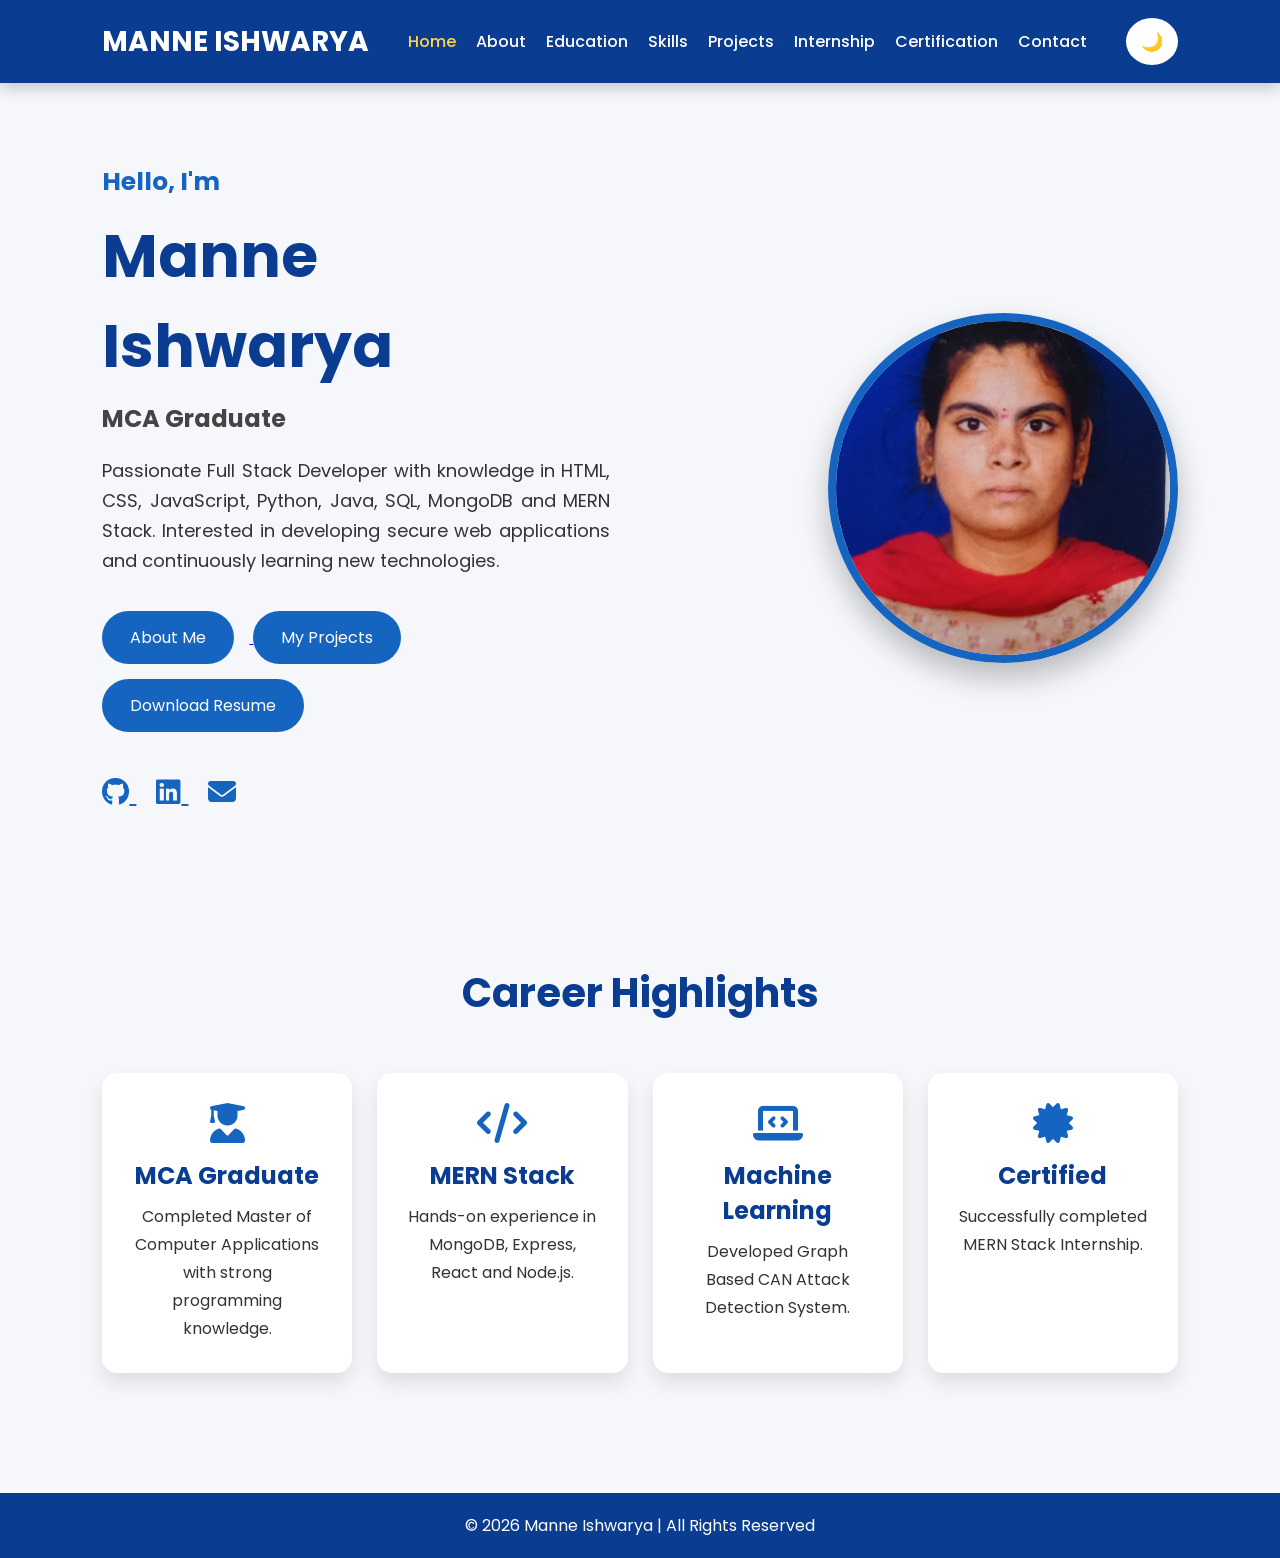
<file: index.html>
<!DOCTYPE html>
<html lang="en">

<head>

<meta charset="UTF-8">
<meta name="viewport" content="width=device-width, initial-scale=1.0">

<title>Manne Ishwarya | Portfolio</title>

<link rel="stylesheet" href="style.css">

<link href="https://fonts.googleapis.com/css2?family=Poppins:wght@300;400;500;600;700&display=swap" rel="stylesheet">

<link rel="stylesheet"
href="https://cdnjs.cloudflare.com/ajax/libs/font-awesome/6.5.1/css/all.min.css">

</head>

<body>

<!-- ================= HEADER ================= -->

<header>

<div class="logo">

<h2>MANNE ISHWARYA</h2>

</div>

<nav>

<a href="index.html" class="active">Home</a>

<a href="about.html">About</a>

<a href="education.html">Education</a>

<a href="skills.html">Skills</a>

<a href="projects.html">Projects</a>

<a href="internship.html">Internship</a>

<a href="certification.html">Certification</a>

<a href="contact.html">Contact</a>

</nav>

<button class="dark-btn" onclick="darkMode()">
🌙
</button>

</header>

<!-- ================= HERO ================= -->

<section class="hero">

<div class="hero-text">

<h3>Hello, I'm</h3>

<h1>Manne Ishwarya</h1>

<h2>MCA Graduate</h2>

<p>

Passionate Full Stack Developer with knowledge in HTML,
CSS, JavaScript, Python, Java, SQL,
MongoDB and MERN Stack.
Interested in developing secure web applications
and continuously learning new technologies.

</p>

<div class="hero-buttons">

<a href="about.html">

<button>

About Me

</button>

</a>

<a href="projects.html">

<button>

My Projects

</button>

</a>

<a href="images/Ishwarya_Resume.pdf" download>

<button>

Download Resume

</button>

</a>

</div>

<div class="social">

<a href="#">
<i class="fab fa-github"></i>
</a>

<a href="#">
<i class="fab fa-linkedin"></i>
</a>

<a href="mailto:yourmail@gmail.com">
<i class="fas fa-envelope"></i>
</a>

</div>

</div>

<div class="hero-image">

<img src="images/profile.jpg" alt="Profile">

</div>

</section>

<!-- ================= HIGHLIGHTS ================= -->

<section class="highlights">

<h1>Career Highlights</h1>

<div class="cards">

<div class="card">

<i class="fas fa-user-graduate"></i>

<h2>MCA Graduate</h2>

<p>

Completed Master of Computer Applications with strong programming knowledge.

</p>

</div>

<div class="card">

<i class="fas fa-code"></i>

<h2>MERN Stack</h2>

<p>

Hands-on experience in MongoDB, Express, React and Node.js.

</p>

</div>

<div class="card">

<i class="fas fa-laptop-code"></i>

<h2>Machine Learning</h2>

<p>

Developed Graph Based CAN Attack Detection System.

</p>

</div>

<div class="card">

<i class="fas fa-certificate"></i>

<h2>Certified</h2>

<p>

Successfully completed MERN Stack Internship.

</p>

</div>

</div>

</section>

<!-- ================= FOOTER ================= -->

<footer>

<p>

© 2026 Manne Ishwarya | All Rights Reserved

</p>

</footer>

<button id="topBtn" onclick="topFunction()">

⬆

</button>

<script src="script.js"></script>

</body>

</html>
</file>
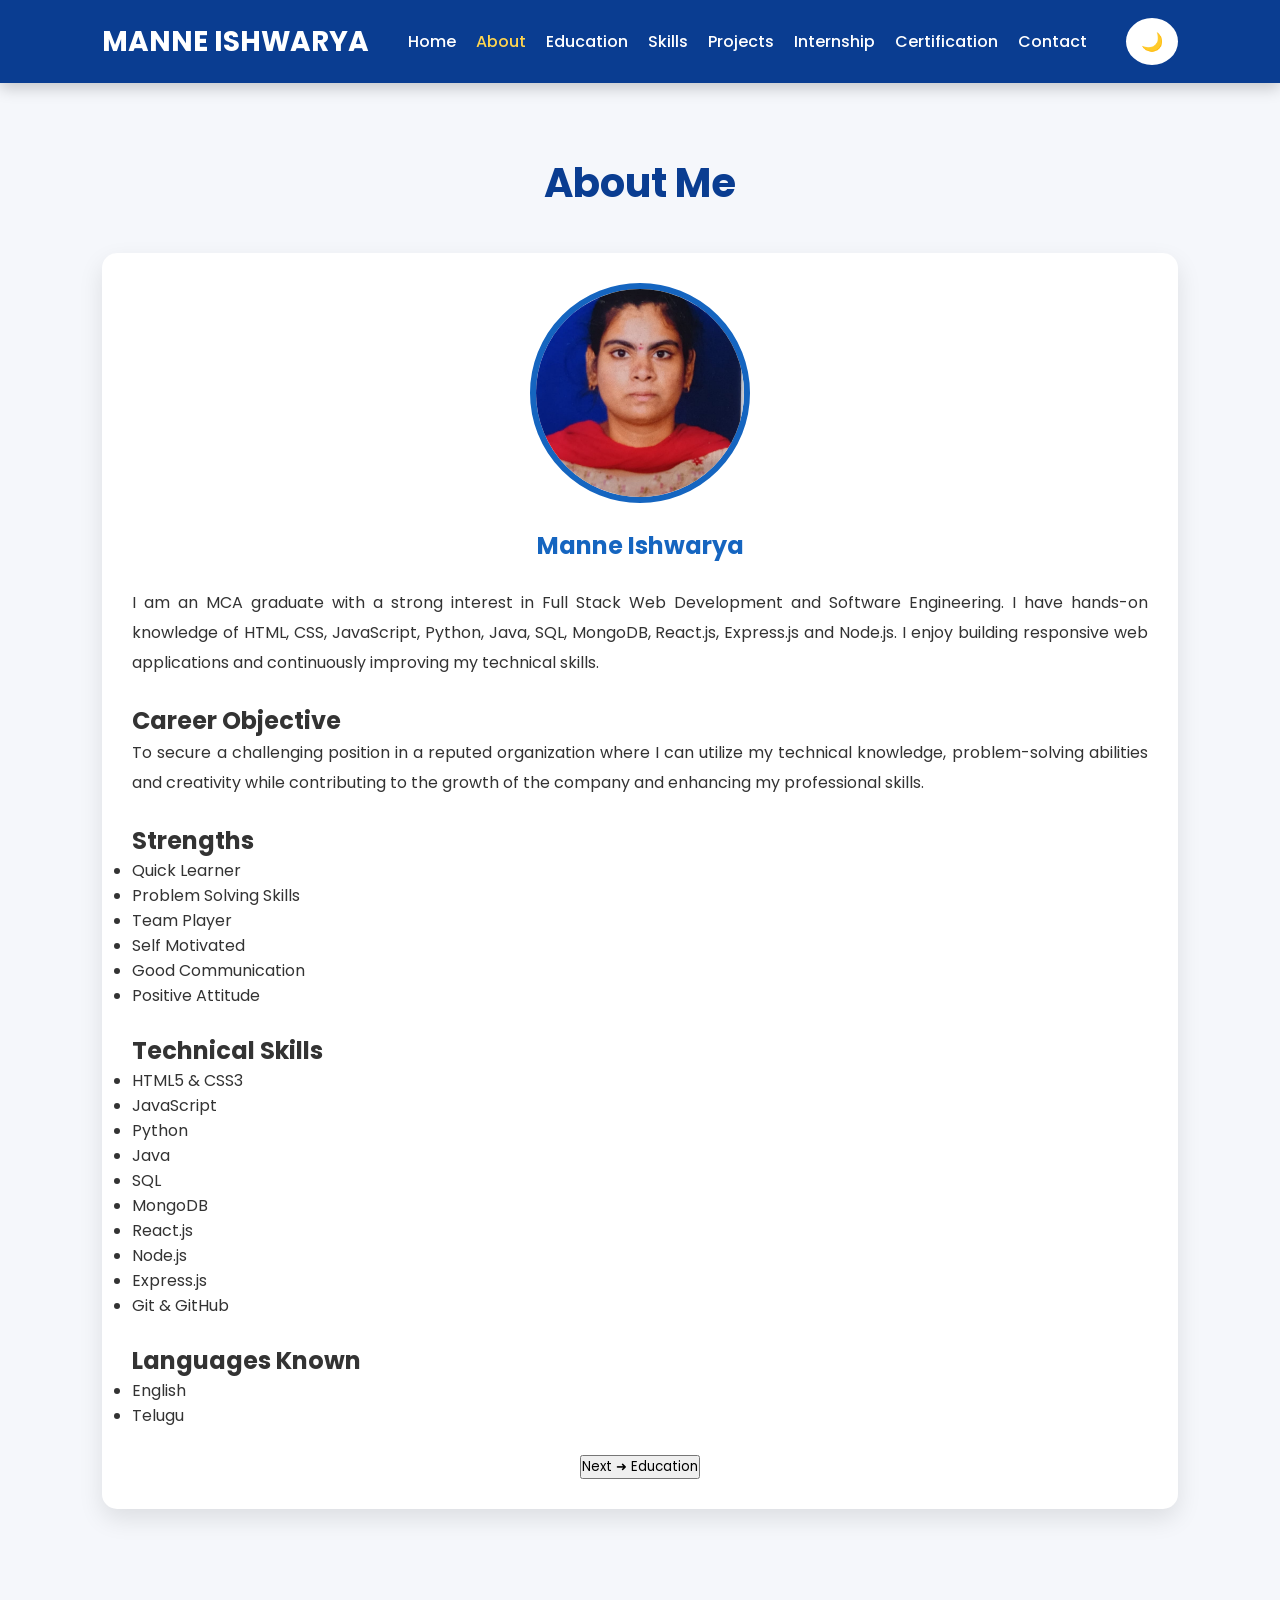
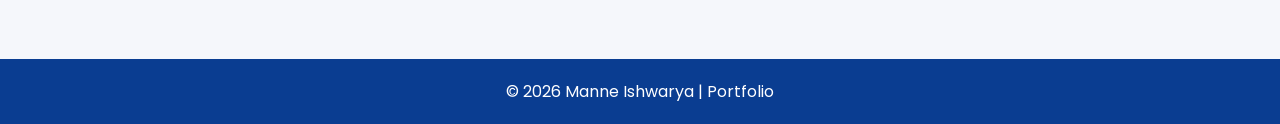
<file: about.html>
<!DOCTYPE html>
<html lang="en">

<head>

<meta charset="UTF-8">
<meta name="viewport" content="width=device-width, initial-scale=1.0">

<title>About | Manne Ishwarya</title>

<link rel="stylesheet" href="style.css">

<link href="https://fonts.googleapis.com/css2?family=Poppins:wght@300;400;500;600;700&display=swap" rel="stylesheet">

</head>

<body>

<header>

<div class="logo">
<h2>MANNE ISHWARYA</h2>
</div>

<nav>

<a href="index.html">Home</a>

<a href="about.html" class="active">About</a>

<a href="education.html">Education</a>

<a href="skills.html">Skills</a>

<a href="projects.html">Projects</a>

<a href="internship.html">Internship</a>

<a href="certification.html">Certification</a>

<a href="contact.html">Contact</a>

</nav>

<button class="dark-btn" onclick="darkMode()">🌙</button>

</header>

<section class="about">

<h1>About Me</h1>

<div class="about-content">

<img src="images/profile.jpg" alt="Profile"
style="width:220px;height:220px;border-radius:50%;display:block;margin:auto;border:6px solid #1565c0;object-fit:cover;">

<br>

<h2 style="text-align:center;color:#1565c0;">
Manne Ishwarya
</h2>

<br>

<p>

I am an MCA graduate with a strong interest in Full Stack Web Development and Software Engineering.
I have hands-on knowledge of HTML, CSS, JavaScript, Python, Java, SQL, MongoDB, React.js, Express.js and Node.js.
I enjoy building responsive web applications and continuously improving my technical skills.

</p>

<br>

<h2>Career Objective</h2>

<p>

To secure a challenging position in a reputed organization where I can utilize my technical knowledge,
problem-solving abilities and creativity while contributing to the growth of the company and enhancing my professional skills.

</p>

<br>

<h2>Strengths</h2>

<ul>

<li>Quick Learner</li>

<li>Problem Solving Skills</li>

<li>Team Player</li>

<li>Self Motivated</li>

<li>Good Communication</li>

<li>Positive Attitude</li>

</ul>

<br>

<h2>Technical Skills</h2>

<ul>

<li>HTML5 & CSS3</li>

<li>JavaScript</li>

<li>Python</li>

<li>Java</li>

<li>SQL</li>

<li>MongoDB</li>

<li>React.js</li>

<li>Node.js</li>

<li>Express.js</li>

<li>Git & GitHub</li>

</ul>

<br>

<h2>Languages Known</h2>

<ul>

<li>English</li>

<li>Telugu</li>

</ul>

<br>

<div style="text-align:center;">

<a href="education.html">

<button>

Next ➜ Education

</button>

</a>

</div>

</div>

</section>

<footer>

<p>

© 2026 Manne Ishwarya | Portfolio

</p>

</footer>

<button id="topBtn" onclick="topFunction()">⬆</button>

<script src="script.js"></script>

</body>

</html>
</file>
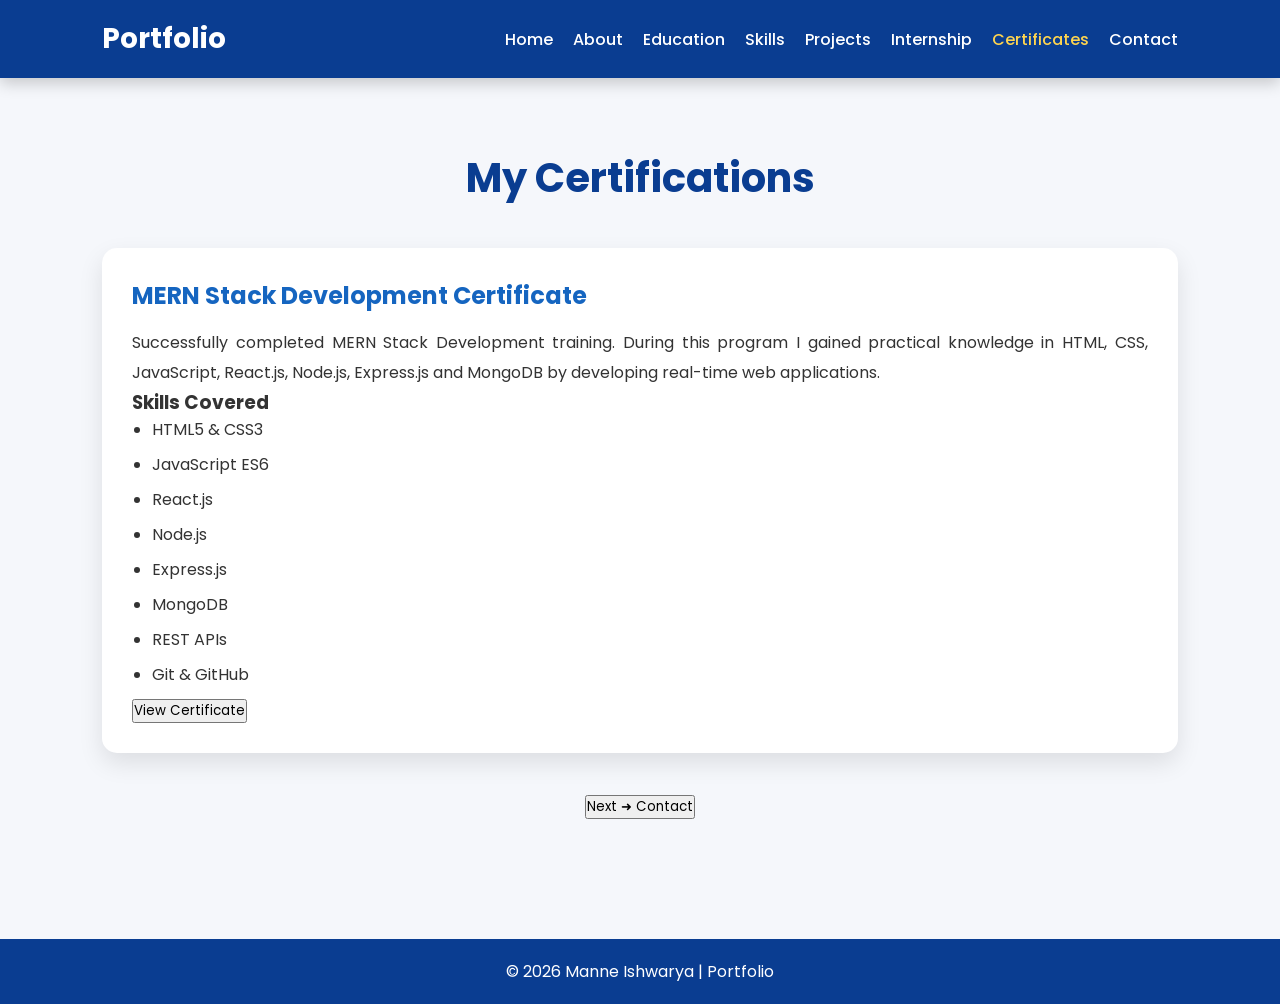
<file: certification.html>
<!DOCTYPE html>
<html lang="en">
<head>
<meta charset="UTF-8">
<meta name="viewport" content="width=device-width, initial-scale=1.0">
<title>Certifications | Manne Ishwarya</title>

<link rel="stylesheet" href="style.css">

</head>

<body>

<header>

<div class="logo">
<h2>Portfolio</h2>
</div>

<nav>

<a href="index.html">Home</a>
<a href="about.html">About</a>
<a href="education.html">Education</a>
<a href="skills.html">Skills</a>
<a href="projects.html">Projects</a>
<a href="internship.html">Internship</a>
<a href="certification.html" class="active">Certificates</a>
<a href="contact.html">Contact</a>

</nav>

</header>

<section class="certification">

<h1>My Certifications</h1>

<div class="project-card">

<h2>MERN Stack Development Certificate</h2>
<p>
Successfully completed MERN Stack Development training.
During this program I gained practical knowledge in
HTML, CSS, JavaScript, React.js, Node.js, Express.js
and MongoDB by developing real-time web applications.
</p>

<h3>Skills Covered</h3>

<ul>

<li>HTML5 & CSS3</li>
<li>JavaScript ES6</li>
<li>React.js</li>
<li>Node.js</li>
<li>Express.js</li>
<li>MongoDB</li>
<li>REST APIs</li>
<li>Git & GitHub</li>

</ul>

<div class="project-buttons">

<a href="images/merncertificate.jpg" target="_blank">
<button>View Certificate</button>
</a>

</div>

</div>

<div style="text-align:center;margin-top:40px;">

<a href="contact.html">
<button>Next ➜ Contact</button>
</a>

</div>

</section>

<footer>

<p>© 2026 Manne Ishwarya | Portfolio</p>

</footer>

<script src="script.js"></script>

</body>
</html>
</file>
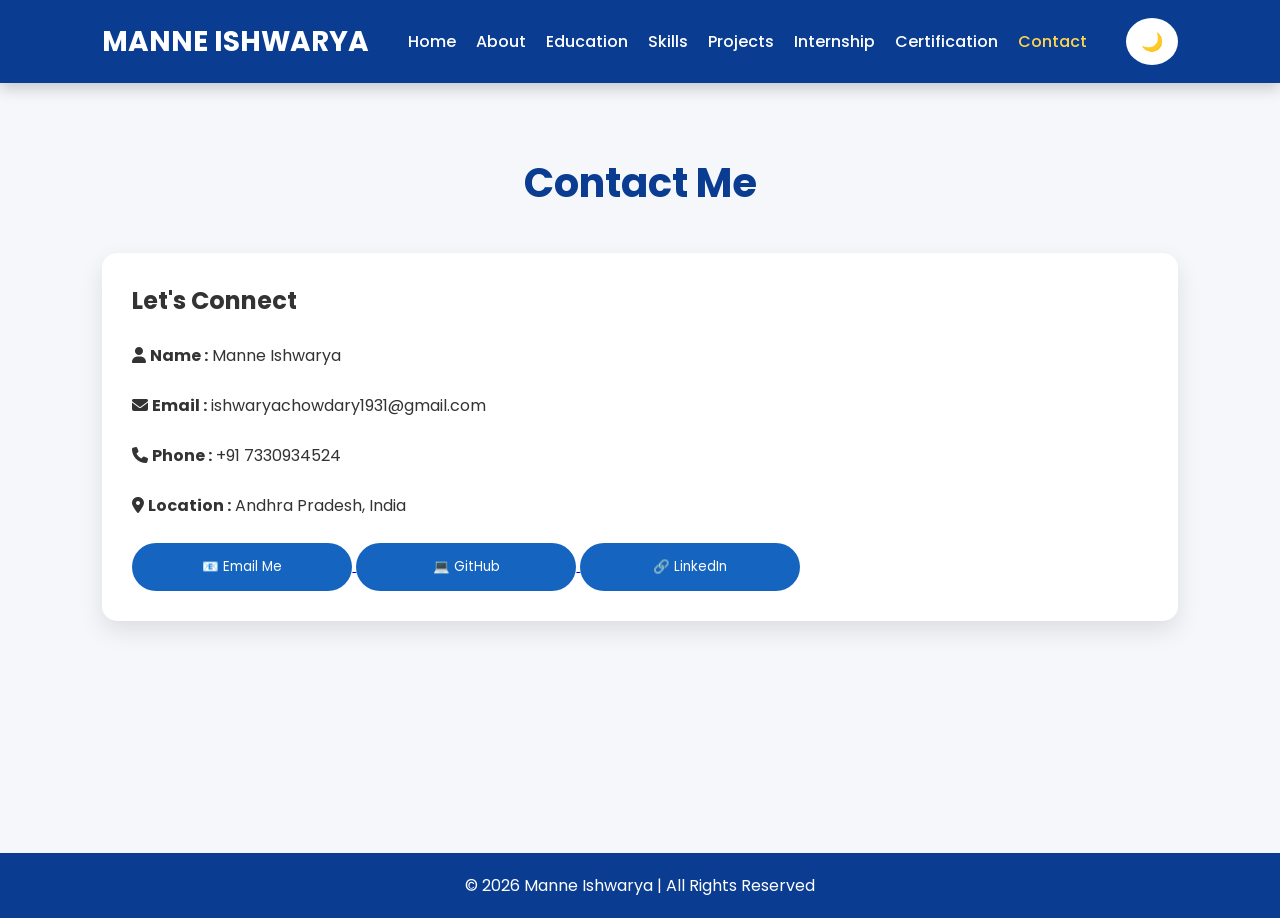
<file: contact.html>
<!DOCTYPE html>
<html lang="en">

<head>

<meta charset="UTF-8">
<meta name="viewport" content="width=device-width, initial-scale=1.0">

<title>Contact | Manne Ishwarya</title>

<link rel="stylesheet" href="style.css">

<link rel="stylesheet"
href="https://cdnjs.cloudflare.com/ajax/libs/font-awesome/6.5.1/css/all.min.css">

</head>

<body>

<header>

<div class="logo">
<h2>MANNE ISHWARYA</h2>
</div>

<nav>

<a href="index.html">Home</a>
<a href="about.html">About</a>
<a href="education.html">Education</a>
<a href="skills.html">Skills</a>
<a href="projects.html">Projects</a>
<a href="internship.html">Internship</a>
<a href="certification.html">Certification</a>
<a href="contact.html" class="active">Contact</a>

</nav>

<button class="dark-btn" onclick="darkMode()">🌙</button>

</header>

<section class="contact">

<h1>Contact Me</h1>

<div class="contact-box">

<h2>Let's Connect</h2>

<br>

<p>
<i class="fas fa-user"></i>
<strong>Name :</strong>
Manne Ishwarya
</p>

<br>

<p>
<i class="fas fa-envelope"></i>
<strong>Email :</strong>
ishwaryachowdary1931@gmail.com
</p>

<br>

<p>
<i class="fas fa-phone"></i>
<strong>Phone :</strong>
+91 7330934524
</p>

<br>

<p>
<i class="fas fa-map-marker-alt"></i>
<strong>Location :</strong>
Andhra Pradesh, India
</p>

<br>

<div class="project-buttons">

<a href=" mailto: ishwaryachowdary1931@gmail.com">

<button>
📧 Email Me
</button>

</a>

<a href="https://github.com/ishwaryachowdary"
target="_blank">

<button>
💻 GitHub
</button>

</a>

<a href="https://www.linkedin.com/in/manne-ishwarya-003997419?utm_source=share_via&utm_content=profile&utm_medium=member_android"
target="_blank">

<button>
🔗 LinkedIn
</button>

</a>

</div>

</div>

</section>

<footer>

<p>

© 2026 Manne Ishwarya | All Rights Reserved

</p>

</footer>

<button id="topBtn" onclick="topFunction()">
⬆
</button>

<script src="script.js"></script>

</body>
</html>
</file>
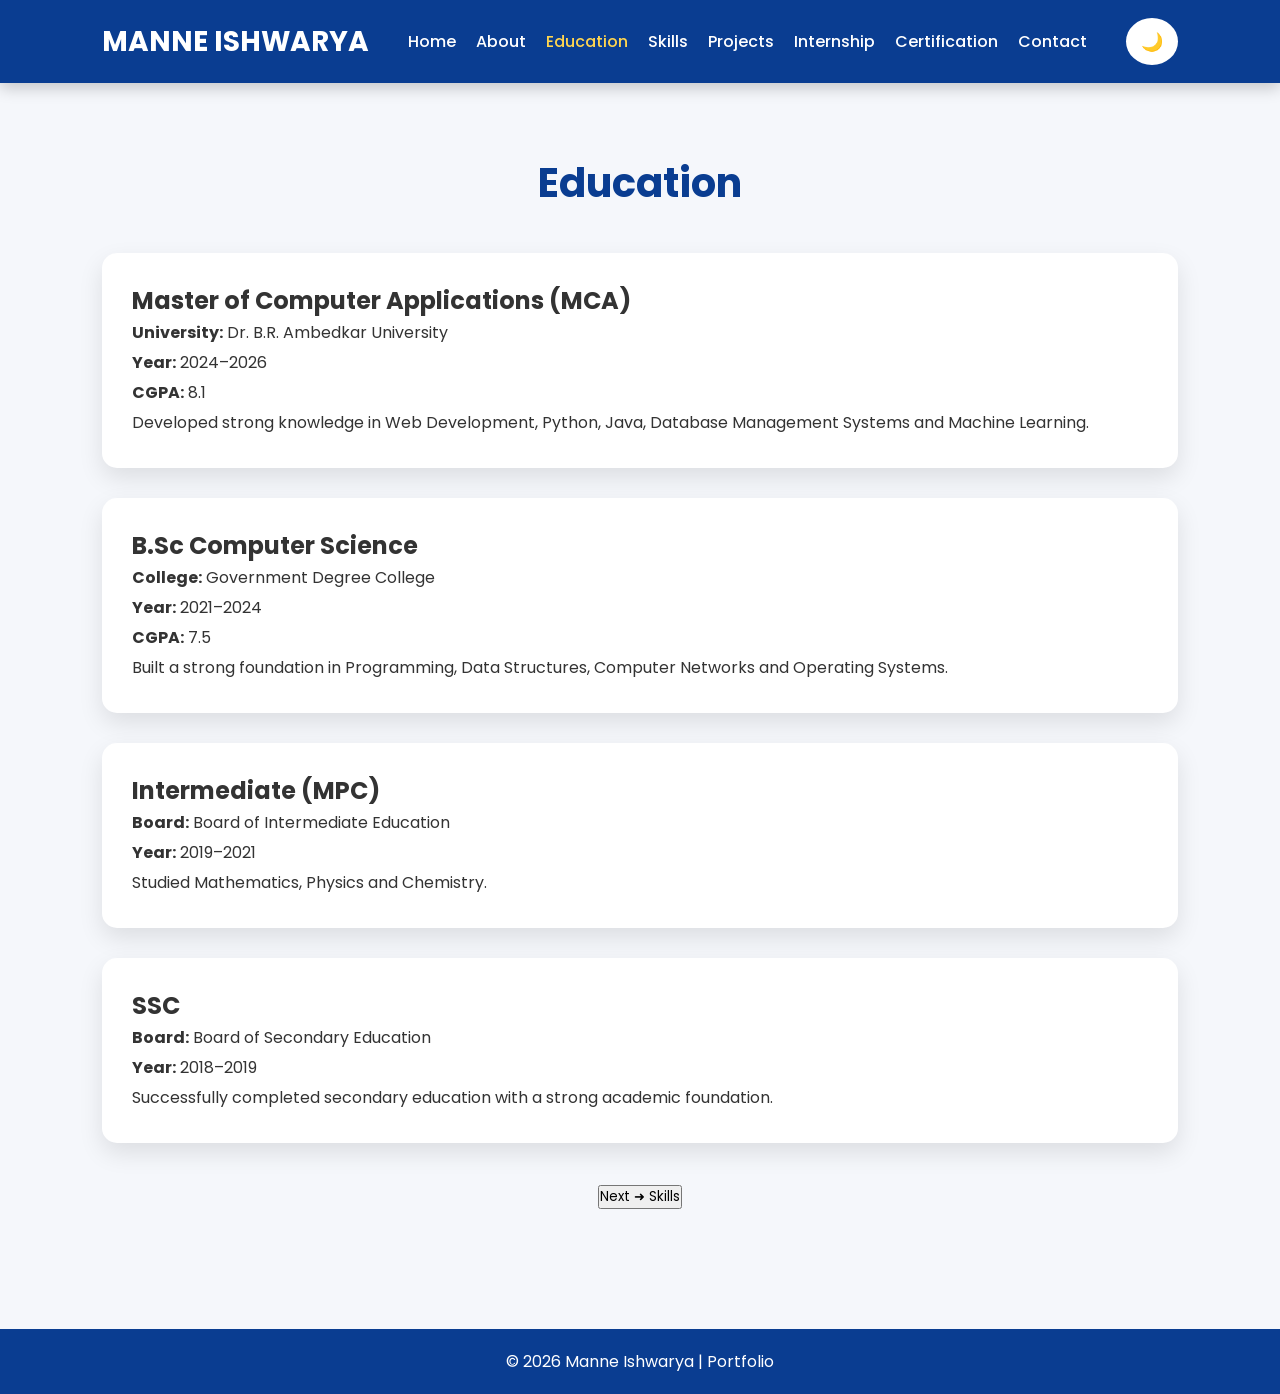
<file: education.html>
<!DOCTYPE html>
<html lang="en">

<head>

<meta charset="UTF-8">
<meta name="viewport" content="width=device-width, initial-scale=1.0">

<title>Education | Manne Ishwarya</title>

<link rel="stylesheet" href="style.css">

<link href="https://fonts.googleapis.com/css2?family=Poppins:wght@300;400;500;600;700&display=swap" rel="stylesheet">

</head>

<body>

<header>

<div class="logo">
<h2>MANNE ISHWARYA</h2>
</div>

<nav>

<a href="index.html">Home</a>
<a href="about.html">About</a>
<a href="education.html" class="active">Education</a>
<a href="skills.html">Skills</a>
<a href="projects.html">Projects</a>
<a href="internship.html">Internship</a>
<a href="certification.html">Certification</a>
<a href="contact.html">Contact</a>

</nav>

<button class="dark-btn" onclick="darkMode()">🌙</button>

</header>

<section class="education">

<h1>Education</h1>

<div class="edu-card">

<h2>Master of Computer Applications (MCA)</h2>

<p><strong>University:</strong> Dr. B.R. Ambedkar University</p>

<p><strong>Year:</strong> 2024–2026</p>

<p><strong>CGPA:</strong> 8.1</p>

<p>
Developed strong knowledge in Web Development, Python,
Java, Database Management Systems and Machine Learning.
</p>

</div>

<div class="edu-card">

<h2>B.Sc Computer Science</h2>

<p><strong>College:</strong> Government Degree College</p>

<p><strong>Year:</strong> 2021–2024</p>

<p><strong>CGPA:</strong> 7.5</p>

<p>
Built a strong foundation in Programming,
Data Structures, Computer Networks and Operating Systems.
</p>

</div>

<div class="edu-card">

<h2>Intermediate (MPC)</h2>

<p><strong>Board:</strong> Board of Intermediate Education</p>

<p><strong>Year:</strong> 2019–2021</p>

<p>
Studied Mathematics, Physics and Chemistry.
</p>

</div>

<div class="edu-card">

<h2>SSC</h2>

<p><strong>Board:</strong> Board of Secondary Education</p>

<p><strong>Year:</strong> 2018–2019</p>

<p>
Successfully completed secondary education with a strong academic foundation.
</p>

</div>

<div style="text-align:center;margin-top:40px;">

<a href="skills.html">

<button>

Next ➜ Skills

</button>

</a>

</div>

</section>

<footer>

<p>

© 2026 Manne Ishwarya | Portfolio

</p>

</footer>

<button id="topBtn" onclick="topFunction()">⬆</button>

<script src="script.js"></script>

</body>

</html>
</file>
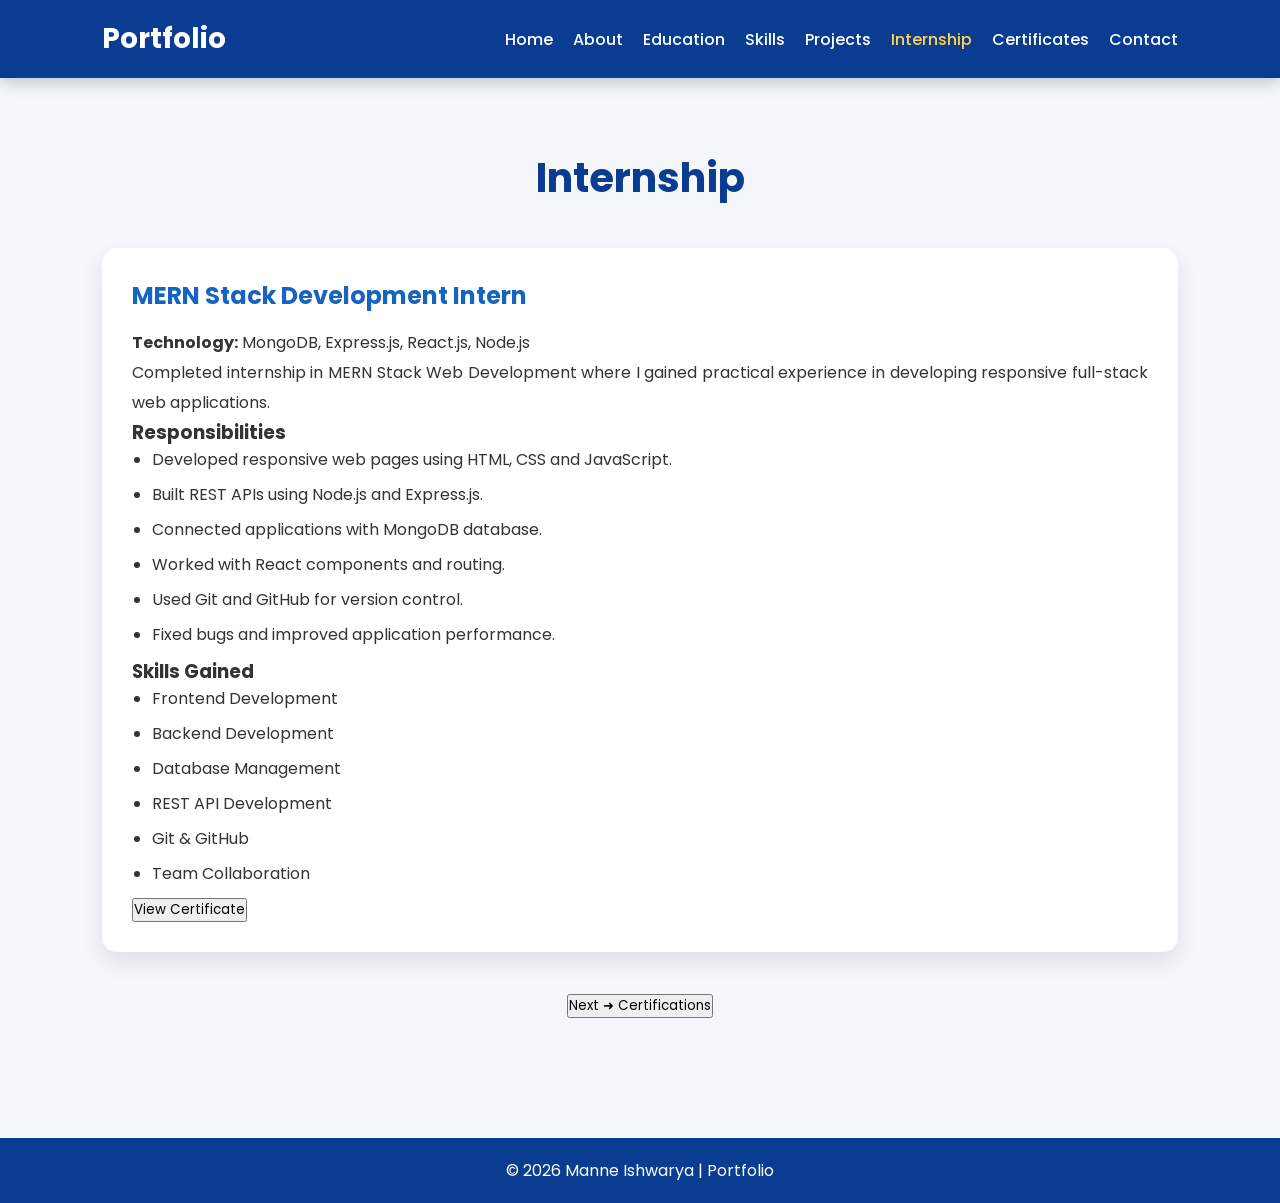
<file: internship.html>
<!DOCTYPE html>
<html lang="en">
<head>
    <meta charset="UTF-8">
    <meta name="viewport" content="width=device-width, initial-scale=1.0">
    <title>Internship | Manne Ishwarya</title>
    <link rel="stylesheet" href="style.css">
</head>
<body>

<header>
    <div class="logo">
        <h2>Portfolio</h2>
    </div>

    <nav>
        <a href="index.html">Home</a>
        <a href="about.html">About</a>
        <a href="education.html">Education</a>
        <a href="skills.html">Skills</a>
        <a href="projects.html">Projects</a>
        <a href="internship.html" class="active">Internship</a>
        <a href="certification.html">Certificates</a>
        <a href="contact.html">Contact</a>
    </nav>
</header>

<section class="internship">

<h1>Internship</h1>

<div class="project-card">

<h2>MERN Stack Development Intern</h2>

<p><strong>Technology:</strong> MongoDB, Express.js, React.js, Node.js</p>

<p>
Completed internship in MERN Stack Web Development where I gained practical experience in developing responsive full-stack web applications.
</p>

<h3>Responsibilities</h3>

<ul>
<li>Developed responsive web pages using HTML, CSS and JavaScript.</li>
<li>Built REST APIs using Node.js and Express.js.</li>
<li>Connected applications with MongoDB database.</li>
<li>Worked with React components and routing.</li>
<li>Used Git and GitHub for version control.</li>
<li>Fixed bugs and improved application performance.</li>
</ul>

<h3>Skills Gained</h3>

<ul>
<li>Frontend Development</li>
<li>Backend Development</li>
<li>Database Management</li>
<li>REST API Development</li>
<li>Git & GitHub</li>
<li>Team Collaboration</li>
</ul>

<div class="project-buttons">
    <a href="certification.html">
        <button>View Certificate</button>
    </a>
</div>

</div>

<div style="text-align:center;margin-top:40px;">
    <a href="certification.html">
        <button>Next ➜ Certifications</button>
    </a>
</div>

</section>

<footer>
<p>© 2026 Manne Ishwarya | Portfolio</p>
</footer>

<script src="script.js"></script>

</body>
</html>
</file>
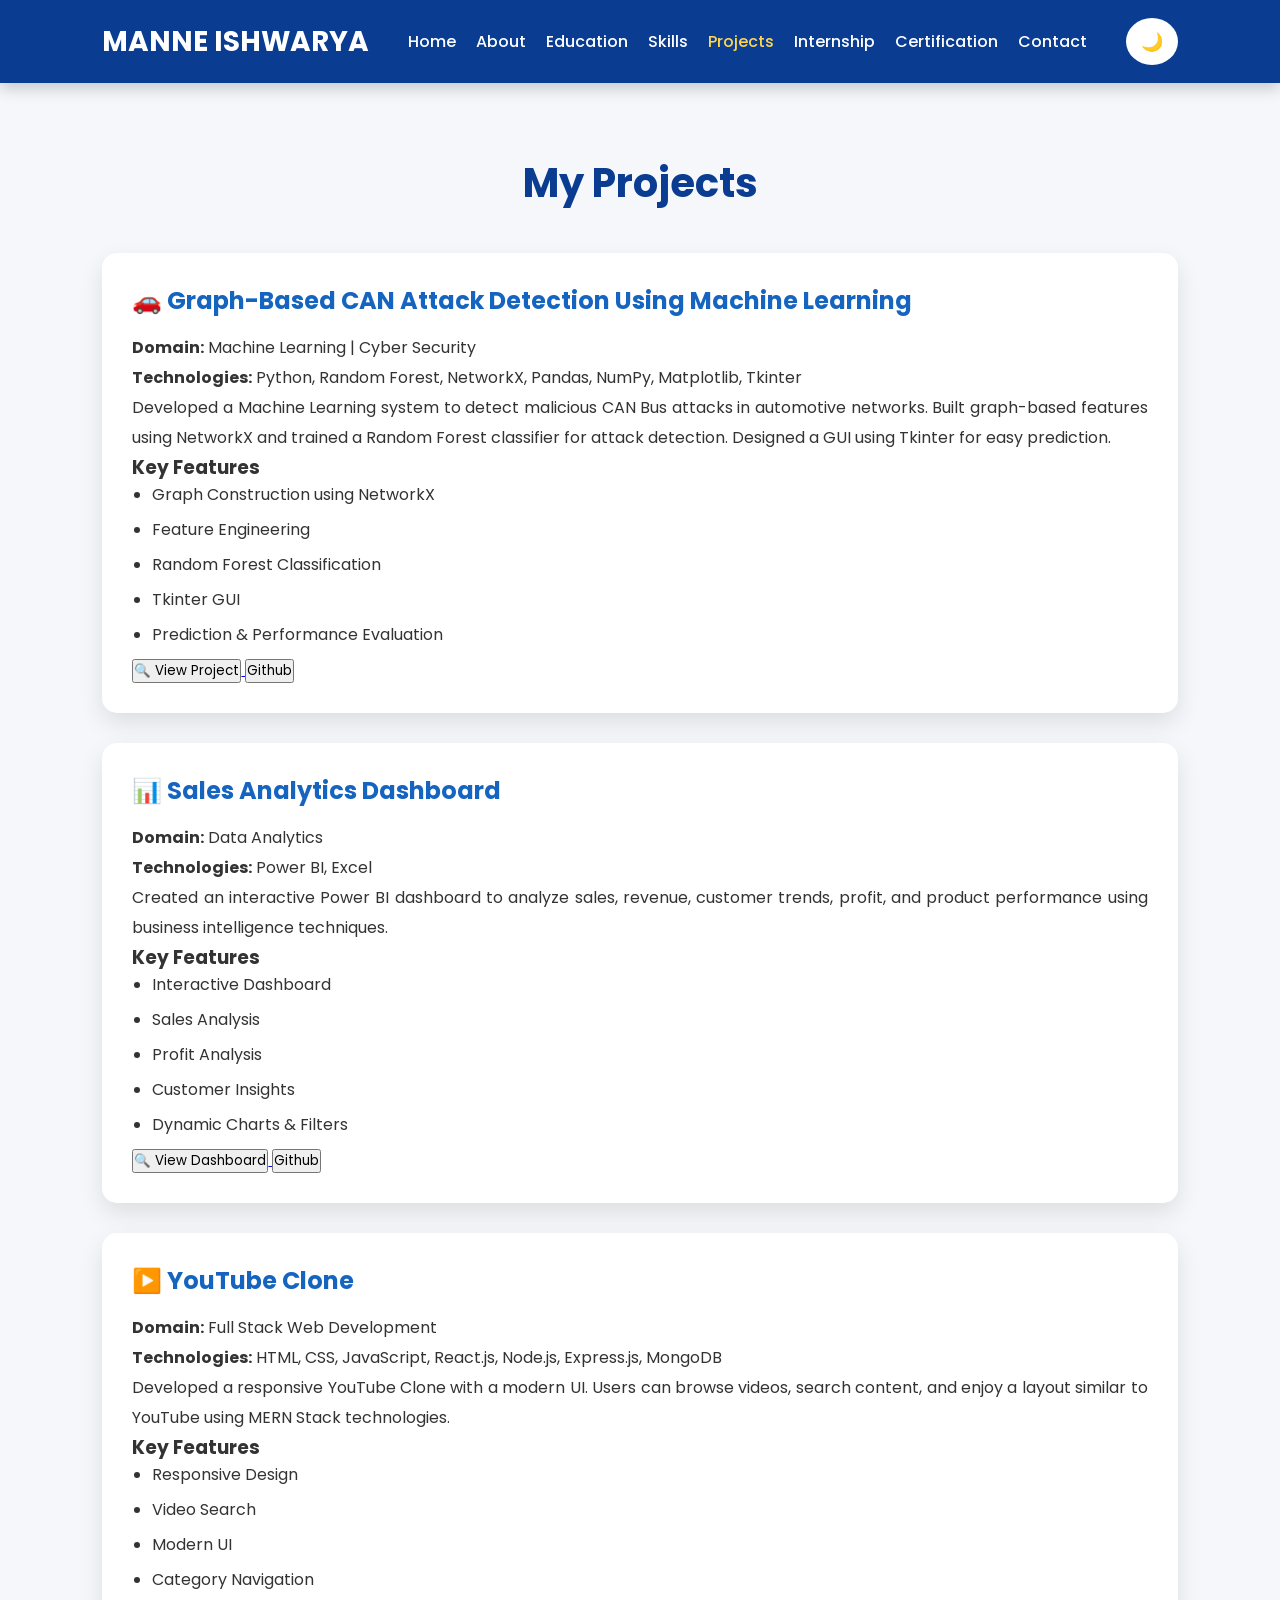
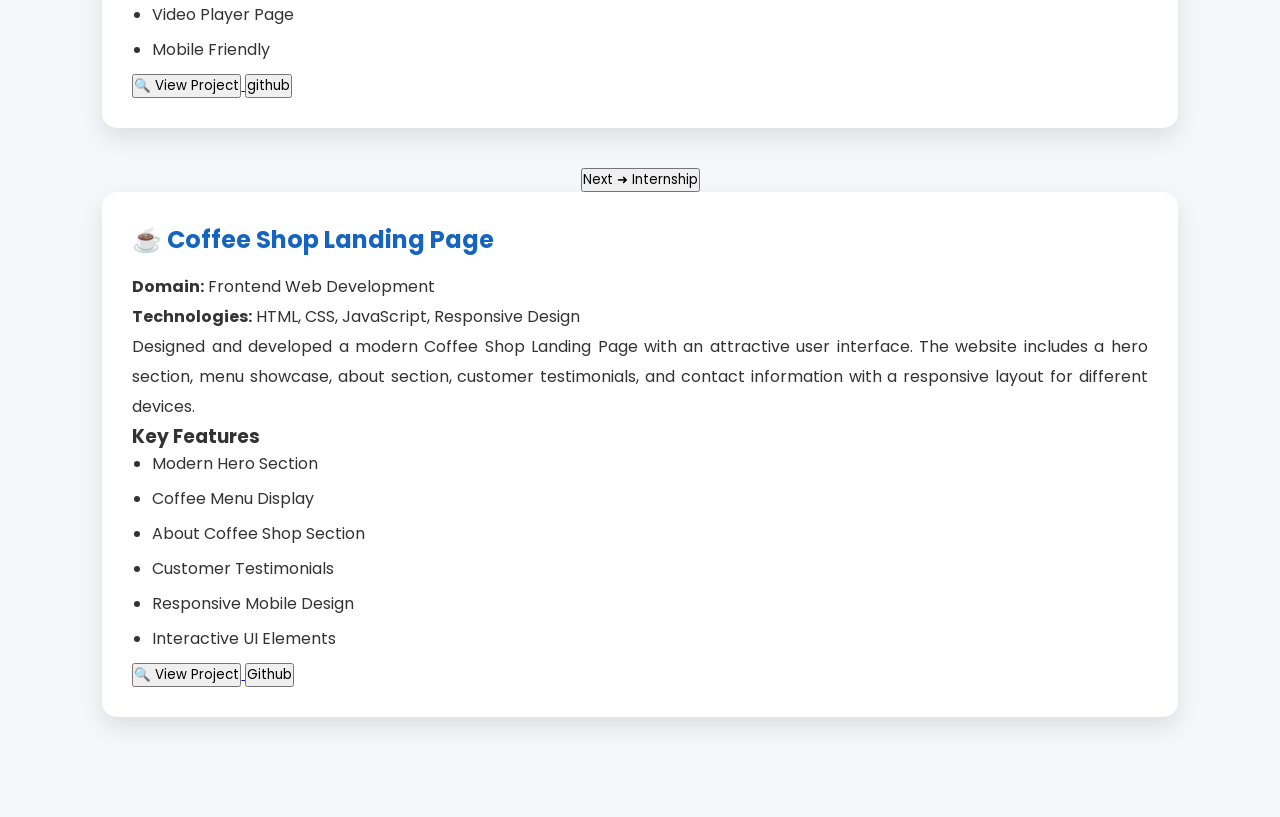
<file: projects.html>
<head>
    <meta charset="UTF-8">
    <meta name="viewport" content="width=device-width, initial-scale=1.0">
    <title>Projects</title>

    <link rel="stylesheet" href="style.css">
</head>
<body> 
    <header>

<div class="logo">
<h2>MANNE ISHWARYA</h2>
</div>

<nav>

<a href="index.html">Home</a>
<a href="about.html">About</a>
<a href="education.html">Education</a>
<a href="skills.html">Skills</a>
<a href="projects.html" class="active">Projects</a>
<a href="internship.html">Internship</a>
<a href="certification.html">Certification</a>
<a href="contact.html">Contact</a>

</nav>

<button class="dark-btn" onclick="darkMode()">🌙</button>

</header>
<section class="projects">

<h1>My Projects</h1>

<!-- ================= Project 1 ================= -->

<div class="project-card">

<h2>🚗 Graph-Based CAN Attack Detection Using Machine Learning</h2>

<p><strong>Domain:</strong> Machine Learning | Cyber Security</p>

<p><strong>Technologies:</strong> Python, Random Forest, NetworkX, Pandas, NumPy, Matplotlib, Tkinter</p>

<p>
Developed a Machine Learning system to detect malicious CAN Bus attacks in automotive networks. Built graph-based features using NetworkX and trained a Random Forest classifier for attack detection. Designed a GUI using Tkinter for easy prediction.
</p>

<h3>Key Features</h3>

<ul>
<li>Graph Construction using NetworkX</li>
<li>Feature Engineering</li>
<li>Random Forest Classification</li>
<li>Tkinter GUI</li>
<li>Prediction & Performance Evaluation</li>
</ul>

<div class="project-buttons">

<a href="https://drive.google.com/drive/folders/11H2ihyk2fFteSNw6_MIVkoFNhex0Ib7L?usp=drive_link" target="_blank">
<button>🔍 View Project</button>
</a>

<a href="https://github.com/ishwaryachowdary/Detecting-masquerade-attacks-in-controller-area-networks-" target="_blank">
<button>Github</button>
</a>

</div>

</div>

<!-- ================= Project 2 ================= -->

<div class="project-card">

<h2>📊 Sales Analytics Dashboard</h2>

<p><strong>Domain:</strong> Data Analytics</p>

<p><strong>Technologies:</strong> Power BI, Excel</p>

<p>
Created an interactive Power BI dashboard to analyze sales, revenue, customer trends, profit, and product performance using business intelligence techniques.
</p>

<h3>Key Features</h3>

<ul>
<li>Interactive Dashboard</li>
<li>Sales Analysis</li>
<li>Profit Analysis</li>
<li>Customer Insights</li>
<li>Dynamic Charts & Filters</li>
</ul>

<div class="project-buttons">

<a href="https://drive.google.com/file/d/1FvXQHb9OSpMOCvemhDSaulsag_YYoV1T/view?usp=drive_link" target="_blank">
<button>🔍 View Dashboard</button>
</a>

<a href="https://github.com/ishwaryachowdary/Sales-Analytics-Dashboard-PowerBI" target="_blank">
    <button>Github</button>
</a>

</div>

</div>

<!-- ================= Project 3 ================= -->

<div class="project-card">

<h2>▶️ YouTube Clone</h2>

<p><strong>Domain:</strong> Full Stack Web Development</p>

<p><strong>Technologies:</strong> HTML, CSS, JavaScript, React.js, Node.js, Express.js, MongoDB</p>

<p>
Developed a responsive YouTube Clone with a modern UI. Users can browse videos, search content, and enjoy a layout similar to YouTube using MERN Stack technologies.
</p>

<h3>Key Features</h3>

<ul>
<li>Responsive Design</li>
<li>Video Search</li>
<li>Modern UI</li>
<li>Category Navigation</li>
<li>Video Player Page</li>
<li>Mobile Friendly</li>
</ul>

<div class="project-buttons">

<a href="https://youtube-clone-2-ishwarya.vercel.app/" target="_blank">
<button>🔍 View Project</button>
</a>

<a href="https://github.com/ishwaryachowdary/youtube-clone-2" target="_blank">
<button>github</button>
</a>

</div>

</div>

<div style="text-align:center;margin-top:40px;">

<a href="internship.html">
<button>Next ➜ Internship</button>
</a>

</div>
<!-- ================= Project 4 ================= -->

<div class="project-card">

<h2>☕ Coffee Shop Landing Page</h2>

<p><strong>Domain:</strong> Frontend Web Development</p>

<p><strong>Technologies:</strong> HTML, CSS, JavaScript, Responsive Design</p>

<p>
Designed and developed a modern Coffee Shop Landing Page with an attractive user interface.
The website includes a hero section, menu showcase, about section, customer testimonials,
and contact information with a responsive layout for different devices.
</p>

<h3>Key Features</h3>

<ul>
<li>Modern Hero Section</li>
<li>Coffee Menu Display</li>
<li>About Coffee Shop Section</li>
<li>Customer Testimonials</li>
<li>Responsive Mobile Design</li>
<li>Interactive UI Elements</li>
</ul>

<div class="project-buttons">

<a href="https://coffee-landing-page-rho.vercel.app/" target="_blank">
<button>🔍 View Project</button>
</a>

<a href="https://github.com/
ishwaryachowdary/coffee-landing-page" target="_blank">
<button>Github</button>
</a>

</div>

</div>
</section>
</file>
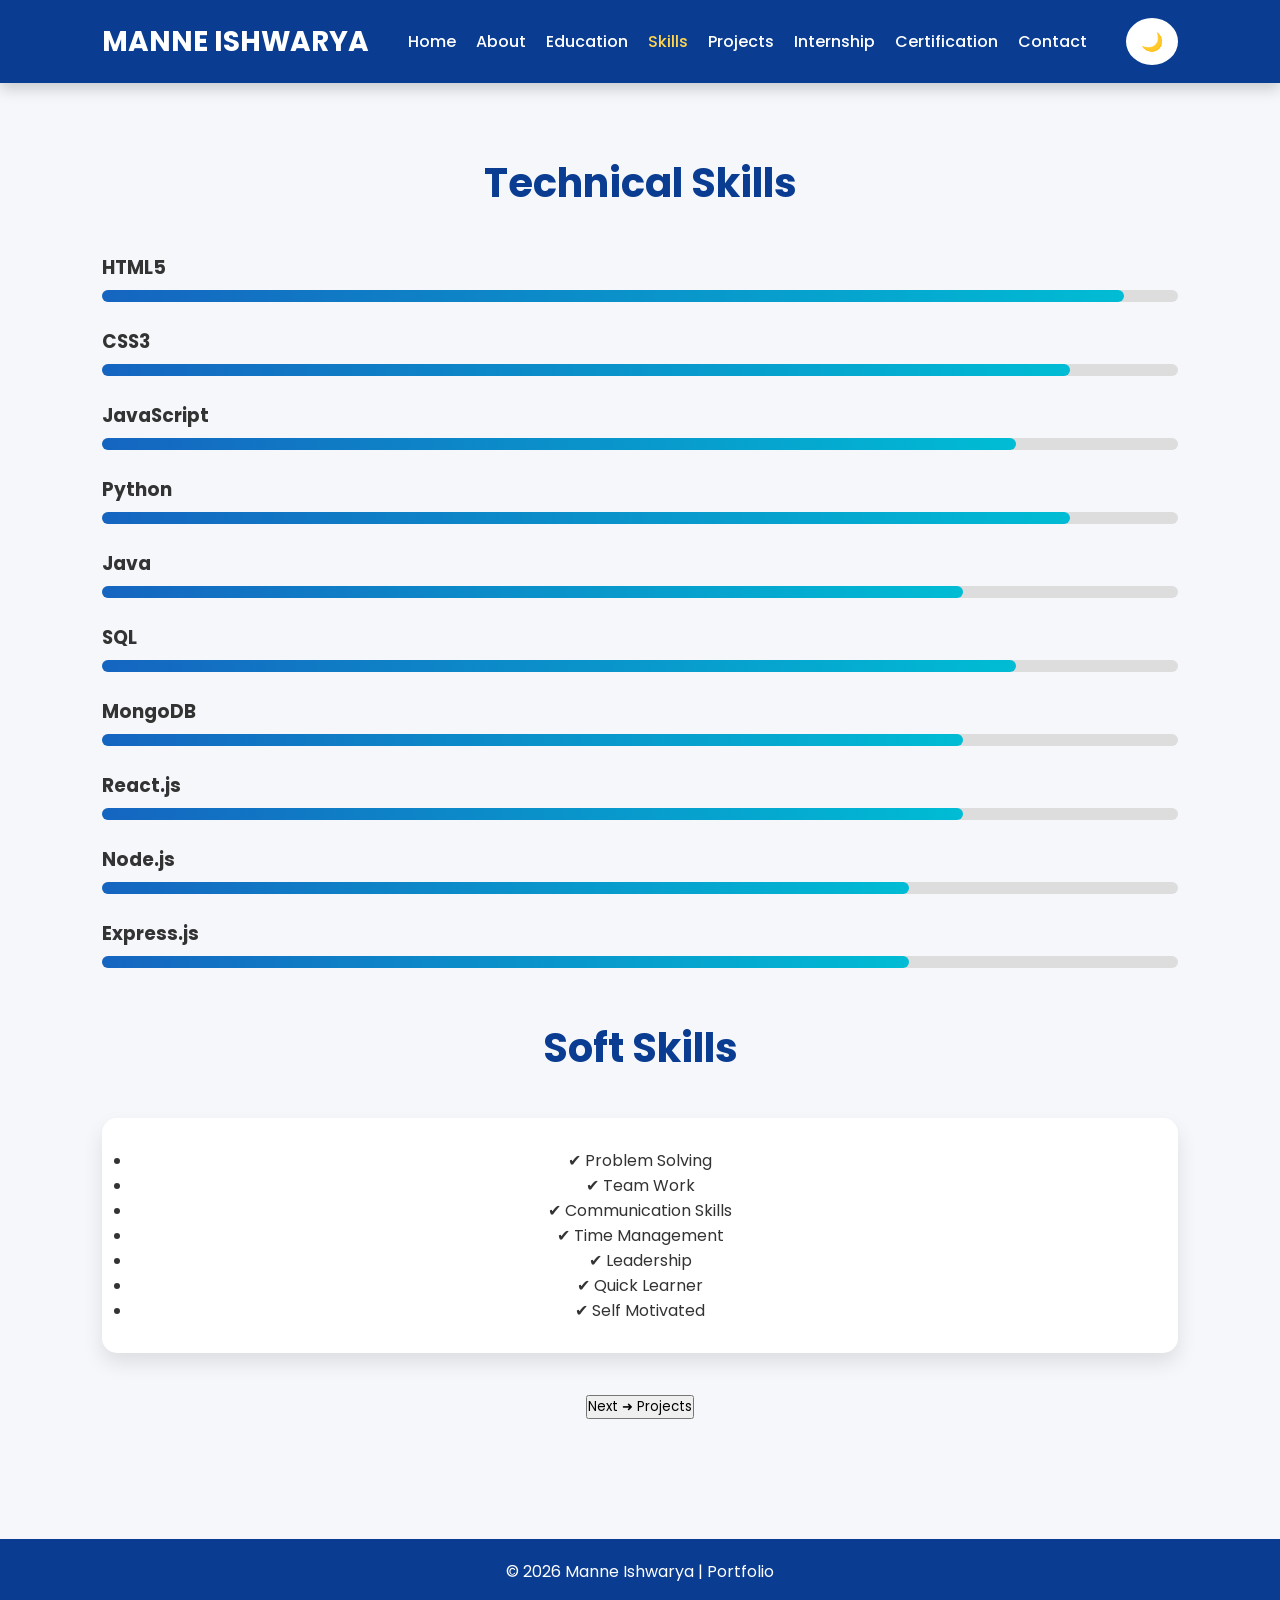
<file: skills.html>
<!DOCTYPE html>
<html lang="en">

<head>
<meta charset="UTF-8">
<meta name="viewport" content="width=device-width, initial-scale=1.0">

<title>Skills | Manne Ishwarya</title>

<link rel="stylesheet" href="style.css">
<link href="https://fonts.googleapis.com/css2?family=Poppins:wght@300;400;500;600;700&display=swap" rel="stylesheet">

</head>

<body>

<header>

<div class="logo">
<h2>MANNE ISHWARYA</h2>
</div>

<nav>

<a href="index.html">Home</a>
<a href="about.html">About</a>
<a href="education.html">Education</a>
<a href="skills.html" class="active">Skills</a>
<a href="projects.html">Projects</a>
<a href="internship.html">Internship</a>
<a href="certification.html">Certification</a>
<a href="contact.html">Contact</a>

</nav>

<button class="dark-btn" onclick="darkMode()">🌙</button>

</header>

<section class="skills">

<h1>Technical Skills</h1>

<div class="skill">

<h3>HTML5</h3>

<div class="bar">
<div class="fill" style="width:95%"></div>
</div>

</div>

<div class="skill">

<h3>CSS3</h3>

<div class="bar">
<div class="fill" style="width:90%"></div>
</div>

</div>

<div class="skill">

<h3>JavaScript</h3>

<div class="bar">
<div class="fill" style="width:85%"></div>
</div>

</div>

<div class="skill">

<h3>Python</h3>

<div class="bar">
<div class="fill" style="width:90%"></div>
</div>

</div>

<div class="skill">

<h3>Java</h3>

<div class="bar">
<div class="fill" style="width:80%"></div>
</div>

</div>

<div class="skill">

<h3>SQL</h3>

<div class="bar">
<div class="fill" style="width:85%"></div>
</div>

</div>

<div class="skill">

<h3>MongoDB</h3>

<div class="bar">
<div class="fill" style="width:80%"></div>
</div>

</div>

<div class="skill">

<h3>React.js</h3>

<div class="bar">
<div class="fill" style="width:80%"></div>
</div>

</div>

<div class="skill">

<h3>Node.js</h3>

<div class="bar">
<div class="fill" style="width:75%"></div>
</div>

</div>

<div class="skill">

<h3>Express.js</h3>

<div class="bar">
<div class="fill" style="width:75%"></div>
</div>

</div>

<h1 style="margin-top:50px;">Soft Skills</h1>

<div class="card">

<ul>

<li>✔ Problem Solving</li>
<li>✔ Team Work</li>
<li>✔ Communication Skills</li>
<li>✔ Time Management</li>
<li>✔ Leadership</li>
<li>✔ Quick Learner</li>
<li>✔ Self Motivated</li>

</ul>

</div>

<div style="text-align:center;margin-top:40px;">

<a href="projects.html">

<button>

Next ➜ Projects

</button>

</a>

</div>

</section>

<footer>

<p>

© 2026 Manne Ishwarya | Portfolio

</p>

</footer>

<button id="topBtn" onclick="topFunction()">⬆</button>

<script src="script.js"></script>

</body>

</html>
</file>
<file: style.css>
/* =========================
   GOOGLE FONT
========================= */

@import url('https://fonts.googleapis.com/css2?family=Poppins:wght@300;400;500;600;700&display=swap');

*{
    margin:0;
    padding:0;
    box-sizing:border-box;
    font-family:'Poppins',sans-serif;
    scroll-behavior:smooth;
}

body{
    background:#f5f7fb;
    color:#333;
}

/* =========================
   HEADER
========================= */

header{
    width:100%;
    display:flex;
    justify-content:space-between;
    align-items:center;
    padding:18px 8%;
    background:#0a3d91;
    position:sticky;
    top:0;
    z-index:1000;
    box-shadow:0 5px 15px rgba(0,0,0,.2);
}

.logo h2{
    color:white;
    font-size:28px;
}

nav{
    display:flex;
    gap:20px;
}

nav a{
    color:white;
    text-decoration:none;
    font-weight:500;
    transition:.3s;
}

nav a:hover,
nav .active{
    color:#ffd54f;
}

.dark-btn{
    background:white;
    color:#0a3d91;
    border:none;
    padding:10px 15px;
    border-radius:50%;
    cursor:pointer;
    font-size:18px;
}

/* =========================
   HERO SECTION
========================= */

.hero{
    display:flex;
    justify-content:space-between;
    align-items:center;
    min-height:90vh;
    padding:70px 8%;
    gap:60px;
}

.hero-text{
    flex:1;
}

.hero-text h3{
    color:#1565c0;
    font-size:25px;
}

.hero-text h1{
    font-size:60px;
    color:#0a3d91;
    margin:10px 0;
}

.hero-text h2{
    color:#444;
    margin-bottom:20px;
}

.hero-text p{
    line-height:30px;
    font-size:18px;
    text-align:justify;
}

.hero-image{
    flex:1;
    display:flex;
    justify-content:flex-end;
}

.hero-image img{
    width:350px;
    height:350px;
    object-fit:cover;
    border-radius:50%;
    border:8px solid #1565c0;
    box-shadow:0 15px 30px rgba(0,0,0,.25);
    transition:.4s;
}

.hero-image img:hover{
    transform:scale(1.05);
}

/* =========================
   BUTTONS
========================= */

.hero-buttons{
    margin-top:35px;
}

.hero-buttons button{
    background:#1565c0;
    color:white;
    border:none;
    padding:14px 28px;
    margin-right:15px;
    margin-bottom:15px;
    border-radius:30px;
    cursor:pointer;
    font-size:16px;
    transition:.3s;
}

.hero-buttons button:hover{
    background:#0a3d91;
    transform:translateY(-5px);
}

/* =========================
   SOCIAL ICONS
========================= */

.social{
    margin-top:25px;
}

.social a{
    color:#1565c0;
    font-size:28px;
    margin-right:20px;
    transition:.3s;
}

.social a:hover{
    color:#0a3d91;
}

/* =========================
   HIGHLIGHTS
========================= */

.highlights{
    padding:70px 8%;
}

.highlights h1{
    text-align:center;
    color:#0a3d91;
    margin-bottom:50px;
    font-size:40px;
}

.cards{
    display:grid;
    grid-template-columns:repeat(auto-fit,minmax(250px,1fr));
    gap:25px;
}

.card{
    background:white;
    border-radius:15px;
    padding:30px;
    text-align:center;
    box-shadow:0 10px 20px rgba(0,0,0,.1);
    transition:.4s;
}

.card:hover{
    transform:translateY(-10px);
}

.card i{
    font-size:40px;
    color:#1565c0;
    margin-bottom:15px;
}

.card h2{
    color:#0a3d91;
    margin-bottom:10px;
}

.card p{
    line-height:28px;
}
/* =========================
   COMMON PAGE STYLES
========================= */

.about,
.education,
.skills,
.projects,
.internship,
.certification,
.contact{
    padding:70px 8%;
    min-height:80vh;
}

.about h1,
.education h1,
.skills h1,
.projects h1,
.internship h1,
.certification h1,
.contact h1{
    text-align:center;
    color:#0a3d91;
    font-size:40px;
    margin-bottom:40px;
}

.about-content,
.edu-card,
.project-card,
.intern-card,
.cert-card,
.contact-box{
    background:#fff;
    padding:30px;
    border-radius:15px;
    box-shadow:0 10px 25px rgba(0,0,0,.1);
    margin-bottom:30px;
}

.about-content p,
.edu-card p,
.project-card p,
.intern-card p,
.cert-card p{
    line-height:30px;
    text-align:justify;
}

/* =========================
   SKILLS
========================= */

.skill{
    margin-bottom:25px;
}

.skill h3{
    margin-bottom:8px;
}

.bar{
    width:100%;
    height:12px;
    background:#ddd;
    border-radius:20px;
}

.fill{
    height:100%;
    border-radius:20px;
    background:linear-gradient(90deg,#1565c0,#00bcd4);
}

/* =========================
   PROJECTS
========================= */

.project-card h2{
    color:#1565c0;
    margin-bottom:15px;
}

.project-card ul{
    margin-left:20px;
}

.project-card li{
    margin-bottom:10px;
}

/* =========================
   CERTIFICATE IMAGE
========================= */

.cert-card img{
    width:100%;
    max-width:700px;
    display:block;
    margin:auto;
    border-radius:10px;
    border:3px solid #1565c0;
}

/* =========================
   CONTACT FORM
========================= */

.contact-box form{
    display:flex;
    flex-direction:column;
}

.contact-box input,
.contact-box textarea{
    padding:15px;
    margin:12px 0;
    border:1px solid #ccc;
    border-radius:8px;
    font-size:16px;
}

.contact-box textarea{
    resize:none;
}

.contact-box button{
    width:220px;
    background:#1565c0;
    color:white;
    border:none;
    padding:14px;
    border-radius:30px;
    cursor:pointer;
}

.contact-box button:hover{
    background:#0a3d91;
}

/* =========================
   FOOTER
========================= */

footer{
    background:#0a3d91;
    color:white;
    text-align:center;
    padding:20px;
    margin-top:50px;
}

/* =========================
   DARK MODE
========================= */

.dark{
    background:#111;
    color:white;
}

.dark header{
    background:#000;
}

.dark .card,
.dark .about-content,
.dark .edu-card,
.dark .project-card,
.dark .intern-card,
.dark .cert-card,
.dark .contact-box{
    background:#222;
    color:white;
}

.dark footer{
    background:#000;
}

/* =========================
   TOP BUTTON
========================= */

#topBtn{
    position:fixed;
    right:20px;
    bottom:20px;
    background:#1565c0;
    color:white;
    border:none;
    border-radius:50%;
    width:50px;
    height:50px;
    font-size:20px;
    cursor:pointer;
    display:none;
}

/* =========================
   RESPONSIVE
========================= */

@media(max-width:900px){

header{
    flex-direction:column;
    gap:15px;
}

nav{
    flex-wrap:wrap;
    justify-content:center;
}

.hero{
    flex-direction:column-reverse;
    text-align:center;
}

.hero-image{
    justify-content:center;
}

.hero-image img{
    width:260px;
    height:260px;
}

.hero-text h1{
    font-size:40px;
}

.hero-text p{
    text-align:center;
}

.hero-buttons button{
    width:100%;
}

.about h1,
.education h1,
.skills h1,
.projects h1,
.internship h1,
.certification h1,
.contact h1{
    font-size:32px;
}

.contact-box button{
    width:100%;
}
.project-buttons{
    margin-top:20px;
}

.project-buttons button{
    background:#1565c0;
    color:white;
    border:none;
    padding:12px 24px;
    border-radius:30px;
    margin:10px 10px 0 0;
    cursor:pointer;
    font-size:15px;
    transition:.3s;
}

.project-buttons button:hover{
    background:#0a3d91;
    transform:translateY(-4px);
}

.project-card{
    background:#fff;
    padding:30px;
    margin-bottom:30px;
    border-radius:15px;
    box-shadow:0 8px 20px rgba(0,0,0,.1);
}

.project-card h2{
    color:#0a3d91;
    margin-bottom:15px;
}

.project-card ul{
    margin-left:20px;
}

.project-card li{
    margin-bottom:8px;
}
.certificate-img{
    width:100%;
    max-width:700px;
    display:block;
    margin:25px auto;
    border-radius:12px;
    box-shadow:0 10px 25px rgba(0,0,0,.2);
}

}
</file>
